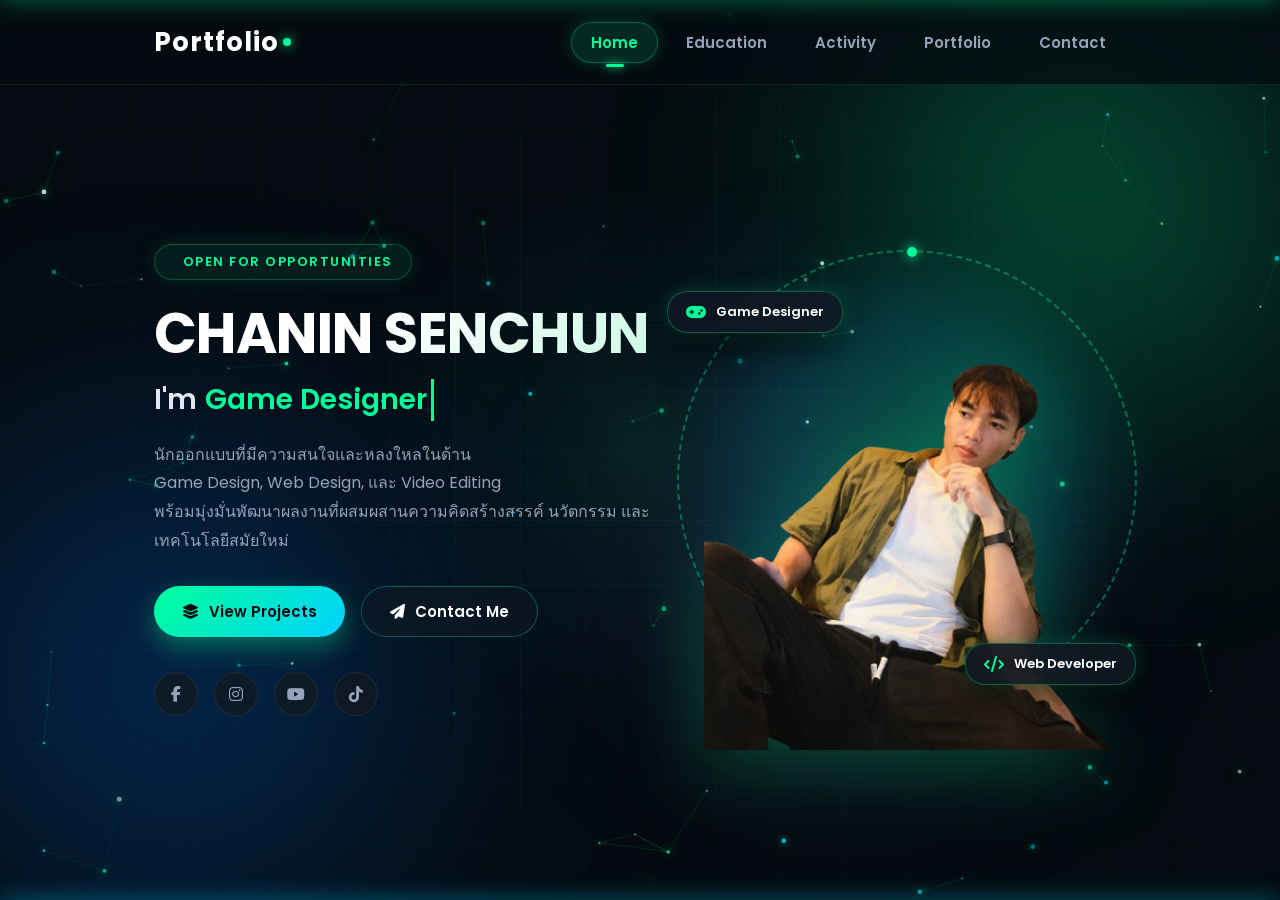
<file: index.html>
<!DOCTYPE html>
<html lang="th">
<head>
    <meta charset="UTF-8">
    <meta name="viewport" content="width=device-width, initial-scale=1.0">
    <title>Portfolio | CHANIN SENCHUN</title>

    <!-- Google Fonts -->
    <link href="https://fonts.googleapis.com/css2?family=Poppins:wght@300;400;500;600;700;800&display=swap" rel="stylesheet">

    <!-- Font Awesome Icons -->
    <link rel="stylesheet" href="https://cdnjs.cloudflare.com/ajax/libs/font-awesome/6.5.0/css/all.min.css">

    <!-- Master Stylesheet -->
    <link rel="stylesheet" href="CSS/style.css">
</head>
<body>

    <!-- Header Navigation -->
    <header>
        <a href="index.html" class="logo">
            <span>Portfolio</span><span class="logo-dot"></span>
        </a>

        <nav>
            <a class="active" href="index.html">Home</a>
            <a href="Education.html">Education</a>
            <a href="Activity.html">Activity</a>
            <a href="Portfolio.html">Portfolio</a>
            <a href="Contact.html">Contact</a>
        </nav>
    </header>

    <!-- Home Hero Section -->
    <section class="home">
        <div class="content">
            <div class="hero-badge">
                <span class="pulse-dot"></span>
                <span>OPEN FOR OPPORTUNITIES</span>
            </div>

            <h1>CHANIN SENCHUN</h1>

            <h2>
                <span>I'm</span> <span id="typing"></span>
            </h2>

            <p>
                นักออกแบบที่มีความสนใจและหลงใหลในด้าน<br>
                Game Design, Web Design, และ Video Editing<br>
                พร้อมมุ่งมั่นพัฒนาผลงานที่ผสมผสานความคิดสร้างสรรค์ นวัตกรรม และเทคโนโลยีสมัยใหม่
            </p>

            <div class="hero-actions">
                <a href="Portfolio.html" class="btn btn-primary">
                    <i class="fas fa-layer-group"></i> View Projects
                </a>
                <a href="Contact.html" class="btn btn-secondary">
                    <i class="fas fa-paper-plane"></i> Contact Me
                </a>
            </div>

            <div class="social">
                <a href="#" aria-label="Facebook"><i class="fab fa-facebook-f"></i></a>
                <a href="#" aria-label="Instagram"><i class="fab fa-instagram"></i></a>
                <a href="#" aria-label="YouTube"><i class="fab fa-youtube"></i></a>
                <a href="#" aria-label="TikTok"><i class="fab fa-tiktok"></i></a>
            </div>
        </div>

        <div class="profile">
            <div class="profile-aura"></div>
            <div class="profile-ring"></div>
            
            <div class="floating-badge badge-1">
                <i class="fas fa-gamepad"></i>
                <span>Game Designer</span>
            </div>
            
            <div class="floating-badge badge-2">
                <i class="fas fa-code"></i>
                <span>Web Developer</span>
            </div>

            <img src="img/Home1.png" alt="Chanin Senchun Portrait">
        </div>
    </section>

    <!-- Scripts -->
    <script src="JS/main.js"></script>
    <script src="JS/script.js"></script>
</body>
</html>
</file>
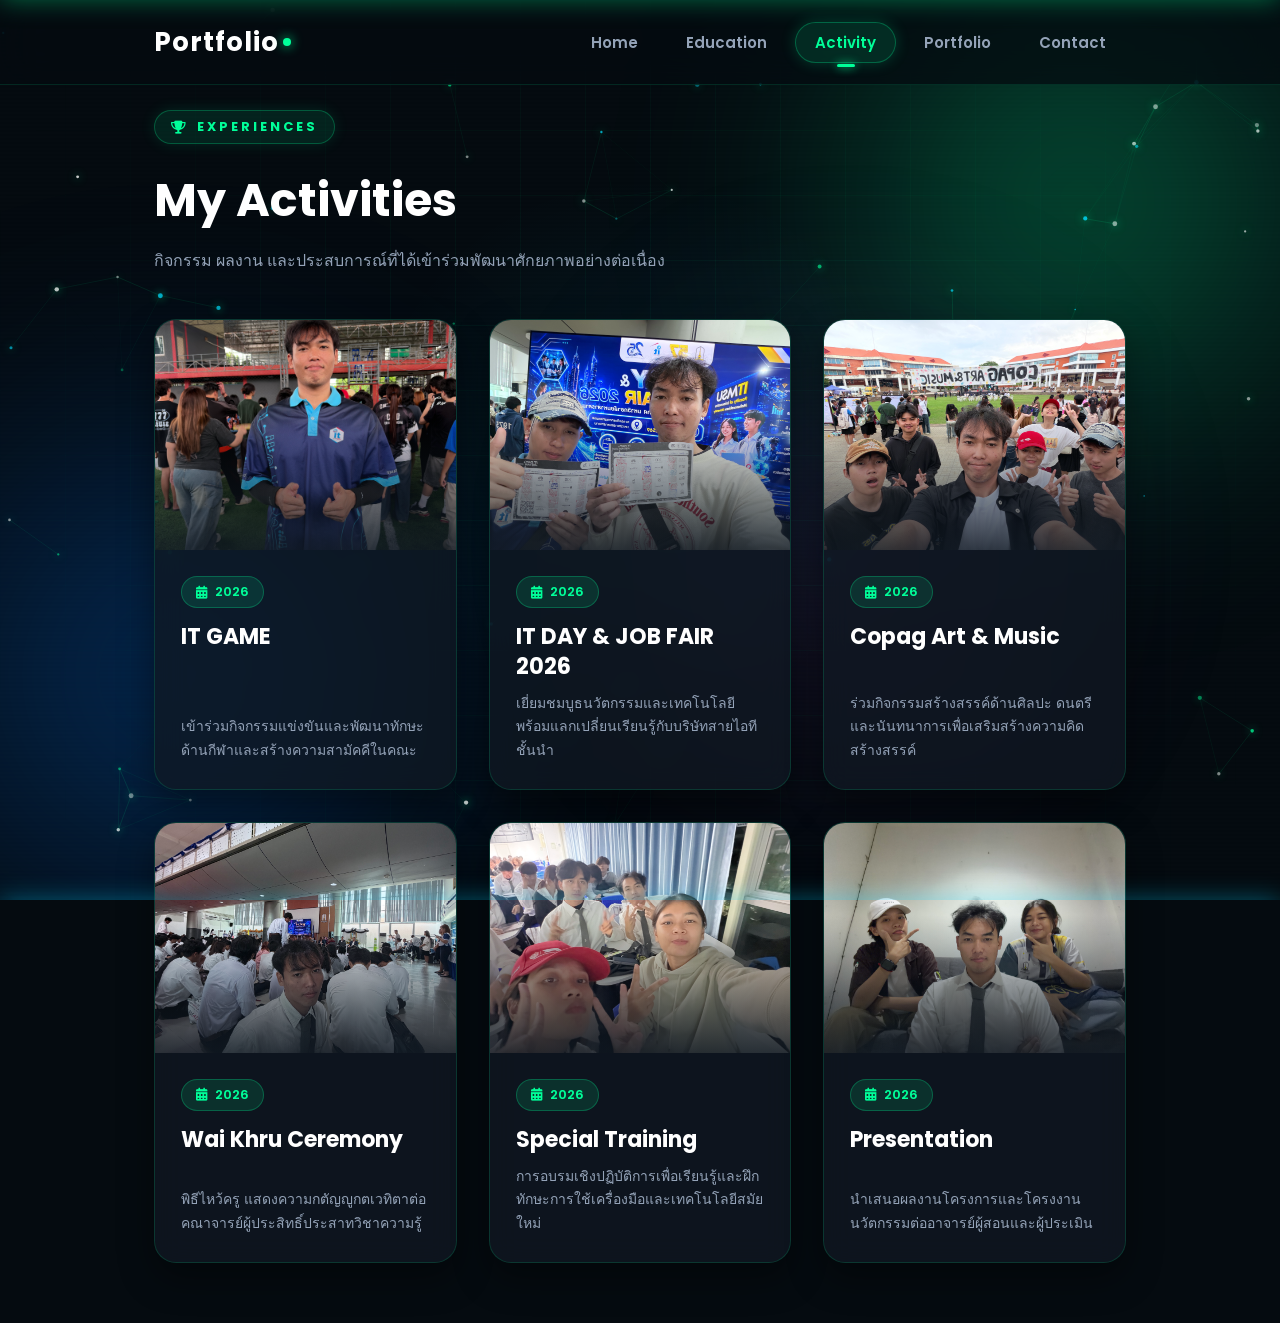
<file: Activity.html>
<!DOCTYPE html>
<html lang="th">
<head>
    <meta charset="UTF-8">
    <meta name="viewport" content="width=device-width, initial-scale=1.0">
    <title>Activity | Portfolio</title>

    <!-- Google Fonts -->
    <link href="https://fonts.googleapis.com/css2?family=Poppins:wght@300;400;500;600;700;800&display=swap" rel="stylesheet">

    <!-- Font Awesome Icons -->
    <link rel="stylesheet" href="https://cdnjs.cloudflare.com/ajax/libs/font-awesome/6.5.0/css/all.min.css">

    <!-- Stylesheets -->
    <link rel="stylesheet" href="CSS/style.css">
    <link rel="stylesheet" href="CSS/Activity.css">
</head>
<body>

    <!-- Header Navigation -->
    <header>
        <a href="index.html" class="logo">
            <span>Portfolio</span><span class="logo-dot"></span>
        </a>

        <nav>
            <a href="index.html">Home</a>
            <a href="Education.html">Education</a>
            <a class="active" href="Activity.html">Activity</a>
            <a href="Portfolio.html">Portfolio</a>
            <a href="Contact.html">Contact</a>
        </nav>
    </header>

    <!-- Activity Section -->
    <section class="activity-page">
        <div class="activity-title">
            <div class="section-badge">
                <i class="fas fa-trophy"></i>
                <span>EXPERIENCES</span>
            </div>
            <h1>My Activities</h1>
            <p>กิจกรรม ผลงาน และประสบการณ์ที่ได้เข้าร่วมพัฒนาศักยภาพอย่างต่อเนื่อง</p>
        </div>

        <div class="activity-grid">
            <!-- Activity Card 1 -->
            <div class="activity-card">
                <div class="activity-image">
                    <img src="img/Activity1.jpg" alt="IT GAME">
                </div>
                <div class="activity-info">
                    <div class="activity-badge">
                        <i class="fas fa-calendar-alt"></i> 2026
                    </div>
                    <h2>IT GAME</h2>
                    <p>เข้าร่วมกิจกรรมแข่งขันและพัฒนาทักษะด้านกีฬาและสร้างความสามัคคีในคณะ</p>
                </div>
            </div>

            <!-- Activity Card 2 -->
            <div class="activity-card">
                <div class="activity-image">
                    <img src="img/Activity2.jpg" alt="IT DAY & JOB FAIR 2026">
                </div>
                <div class="activity-info">
                    <div class="activity-badge">
                        <i class="fas fa-calendar-alt"></i> 2026
                    </div>
                    <h2>IT DAY & JOB FAIR 2026</h2>
                    <p>เยี่ยมชมบูธนวัตกรรมและเทคโนโลยี พร้อมแลกเปลี่ยนเรียนรู้กับบริษัทสายไอทีชั้นนำ</p>
                </div>
            </div>

            <!-- Activity Card 3 -->
            <div class="activity-card">
                <div class="activity-image">
                    <img src="img/Activity3.jpg" alt="Copag Art & Music">
                </div>
                <div class="activity-info">
                    <div class="activity-badge">
                        <i class="fas fa-calendar-alt"></i> 2026
                    </div>
                    <h2>Copag Art & Music</h2>
                    <p>ร่วมกิจกรรมสร้างสรรค์ด้านศิลปะ ดนตรี และนันทนาการเพื่อเสริมสร้างความคิดสร้างสรรค์</p>
                </div>
            </div>

            <!-- Activity Card 4 -->
            <div class="activity-card">
                <div class="activity-image">
                    <img src="img/Activity4.jpg" alt="Wai Khru Ceremony">
                </div>
                <div class="activity-info">
                    <div class="activity-badge">
                        <i class="fas fa-calendar-alt"></i> 2026
                    </div>
                    <h2>Wai Khru Ceremony</h2>
                    <p>พิธีไหว้ครู แสดงความกตัญญูกตเวทิตาต่อคณาจารย์ผู้ประสิทธิ์ประสาทวิชาความรู้</p>
                </div>
            </div>

            <!-- Activity Card 5 -->
            <div class="activity-card">
                <div class="activity-image">
                    <img src="img/Activity5.jpg" alt="Special Training">
                </div>
                <div class="activity-info">
                    <div class="activity-badge">
                        <i class="fas fa-calendar-alt"></i> 2026
                    </div>
                    <h2>Special Training</h2>
                    <p>การอบรมเชิงปฏิบัติการเพื่อเรียนรู้และฝึกทักษะการใช้เครื่องมือและเทคโนโลยีสมัยใหม่</p>
                </div>
            </div>

            <!-- Activity Card 6 -->
            <div class="activity-card">
                <div class="activity-image">
                    <img src="img/Activity6.jpg" alt="Final Presentation">
                </div>
                <div class="activity-info">
                    <div class="activity-badge">
                        <i class="fas fa-calendar-alt"></i> 2026
                    </div>
                    <h2>Presentation</h2>
                    <p>นำเสนอผลงานโครงการและโครงงานนวัตกรรมต่ออาจารย์ผู้สอนและผู้ประเมิน</p>
                </div>
            </div>
        </div>
    </section>

    <!-- Scripts -->
    <script src="JS/main.js"></script>
    <script src="JS/Activity.js"></script>
</body>
</html>
</file>
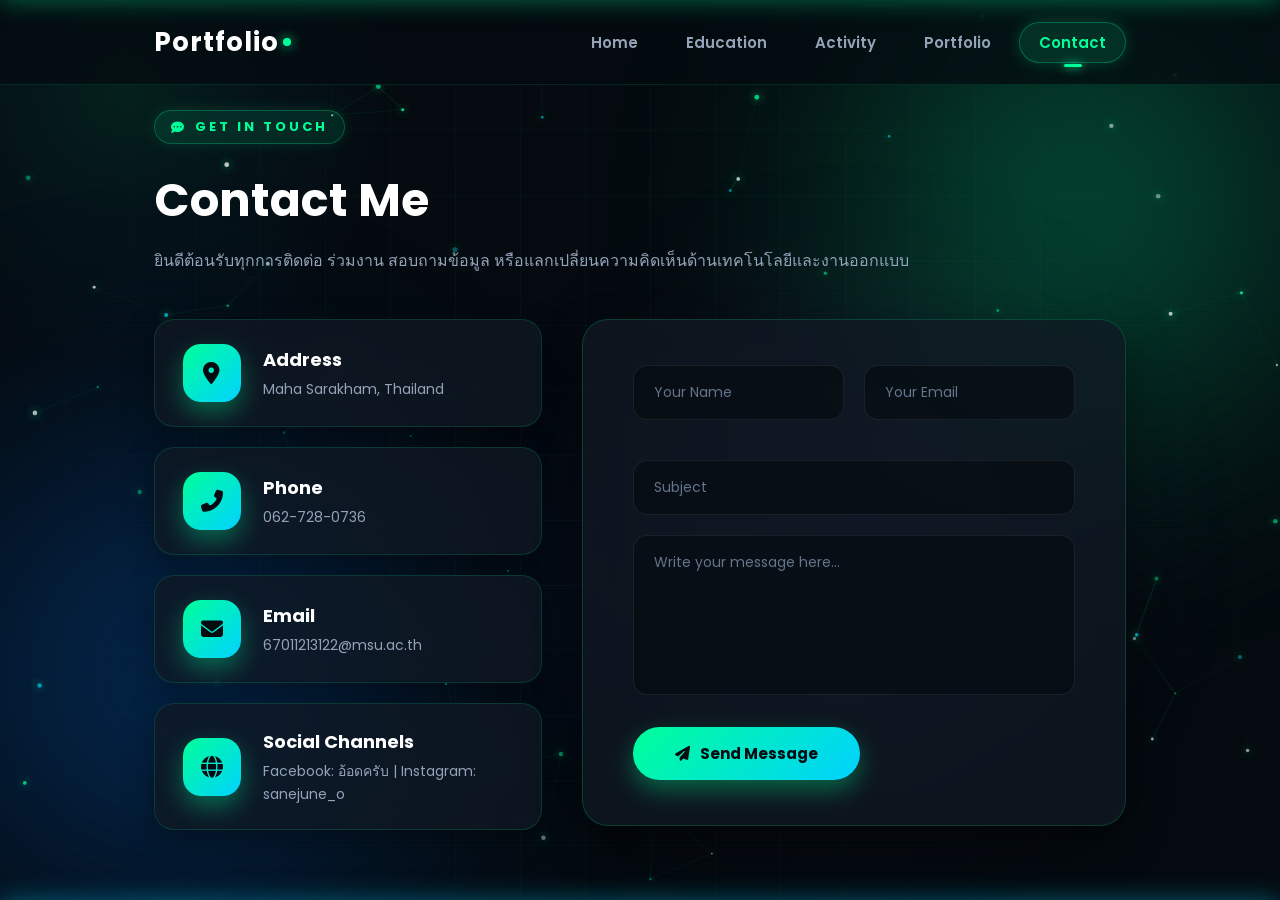
<file: Contact.html>
<!DOCTYPE html>
<html lang="th">
<head>
    <meta charset="UTF-8">
    <meta name="viewport" content="width=device-width, initial-scale=1.0">
    <title>Contact | Portfolio</title>

    <!-- Google Fonts -->
    <link href="https://fonts.googleapis.com/css2?family=Poppins:wght@300;400;500;600;700;800&display=swap" rel="stylesheet">

    <!-- Font Awesome Icons -->
    <link rel="stylesheet" href="https://cdnjs.cloudflare.com/ajax/libs/font-awesome/6.5.0/css/all.min.css">

    <!-- Stylesheets -->
    <link rel="stylesheet" href="CSS/style.css">
    <link rel="stylesheet" href="CSS/Contact.css">
</head>
<body>

    <!-- Header Navigation -->
    <header>
        <a href="index.html" class="logo">
            <span>Portfolio</span><span class="logo-dot"></span>
        </a>

        <nav>
            <a href="index.html">Home</a>
            <a href="Education.html">Education</a>
            <a href="Activity.html">Activity</a>
            <a href="Portfolio.html">Portfolio</a>
            <a class="active" href="Contact.html">Contact</a>
        </nav>
    </header>

    <!-- Contact Section -->
    <section class="contact-page">
        <div class="contact-title">
            <div class="section-badge">
                <i class="fas fa-comment-dots"></i>
                <span>GET IN TOUCH</span>
            </div>
            <h1>Contact Me</h1>
            <p>ยินดีต้อนรับทุกการติดต่อ ร่วมงาน สอบถามข้อมูล หรือแลกเปลี่ยนความคิดเห็นด้านเทคโนโลยีและงานออกแบบ</p>
        </div>

        <div class="contact-container">
            <!-- Contact Info Cards -->
            <div class="contact-info">
                <!-- Location -->
                <div class="contact-card">
                    <div class="icon">
                        <i class="fas fa-map-marker-alt"></i>
                    </div>
                    <div>
                        <h3>Address</h3>
                        <p>Maha Sarakham, Thailand</p>
                    </div>
                </div>

                <!-- Phone -->
                <div class="contact-card">
                    <div class="icon">
                        <i class="fas fa-phone-alt"></i>
                    </div>
                    <div>
                        <h3>Phone</h3>
                        <p>062-728-0736</p>
                    </div>
                </div>

                <!-- Email -->
                <div class="contact-card">
                    <div class="icon">
                        <i class="fas fa-envelope"></i>
                    </div>
                    <div>
                        <h3>Email</h3>
                        <p>67011213122@msu.ac.th</p>
                    </div>
                </div>

                <!-- Social -->
                <div class="contact-card">
                    <div class="icon">
                        <i class="fas fa-globe"></i>
                    </div>
                    <div>
                        <h3>Social Channels</h3>
                        <p>Facebook: อ้อดครับ | Instagram: sanejune_o</p>
                    </div>
                </div>
            </div>

            <!-- Contact Form -->
            <div class="contact-form">
                <form id="contactForm">
                    <div class="input-group">
                        <input type="text" placeholder="Your Name" required>
                        <input type="email" placeholder="Your Email" required>
                    </div>

                    <input type="text" placeholder="Subject" required>

                    <textarea placeholder="Write your message here..." required></textarea>

                    <button type="submit">
                        <i class="fas fa-paper-plane"></i> Send Message
                    </button>
                </form>
            </div>
        </div>
    </section>

    <!-- Scripts -->
    <script src="JS/main.js"></script>
    <script src="JS/Contact.js"></script>
</body>
</html>
</file>
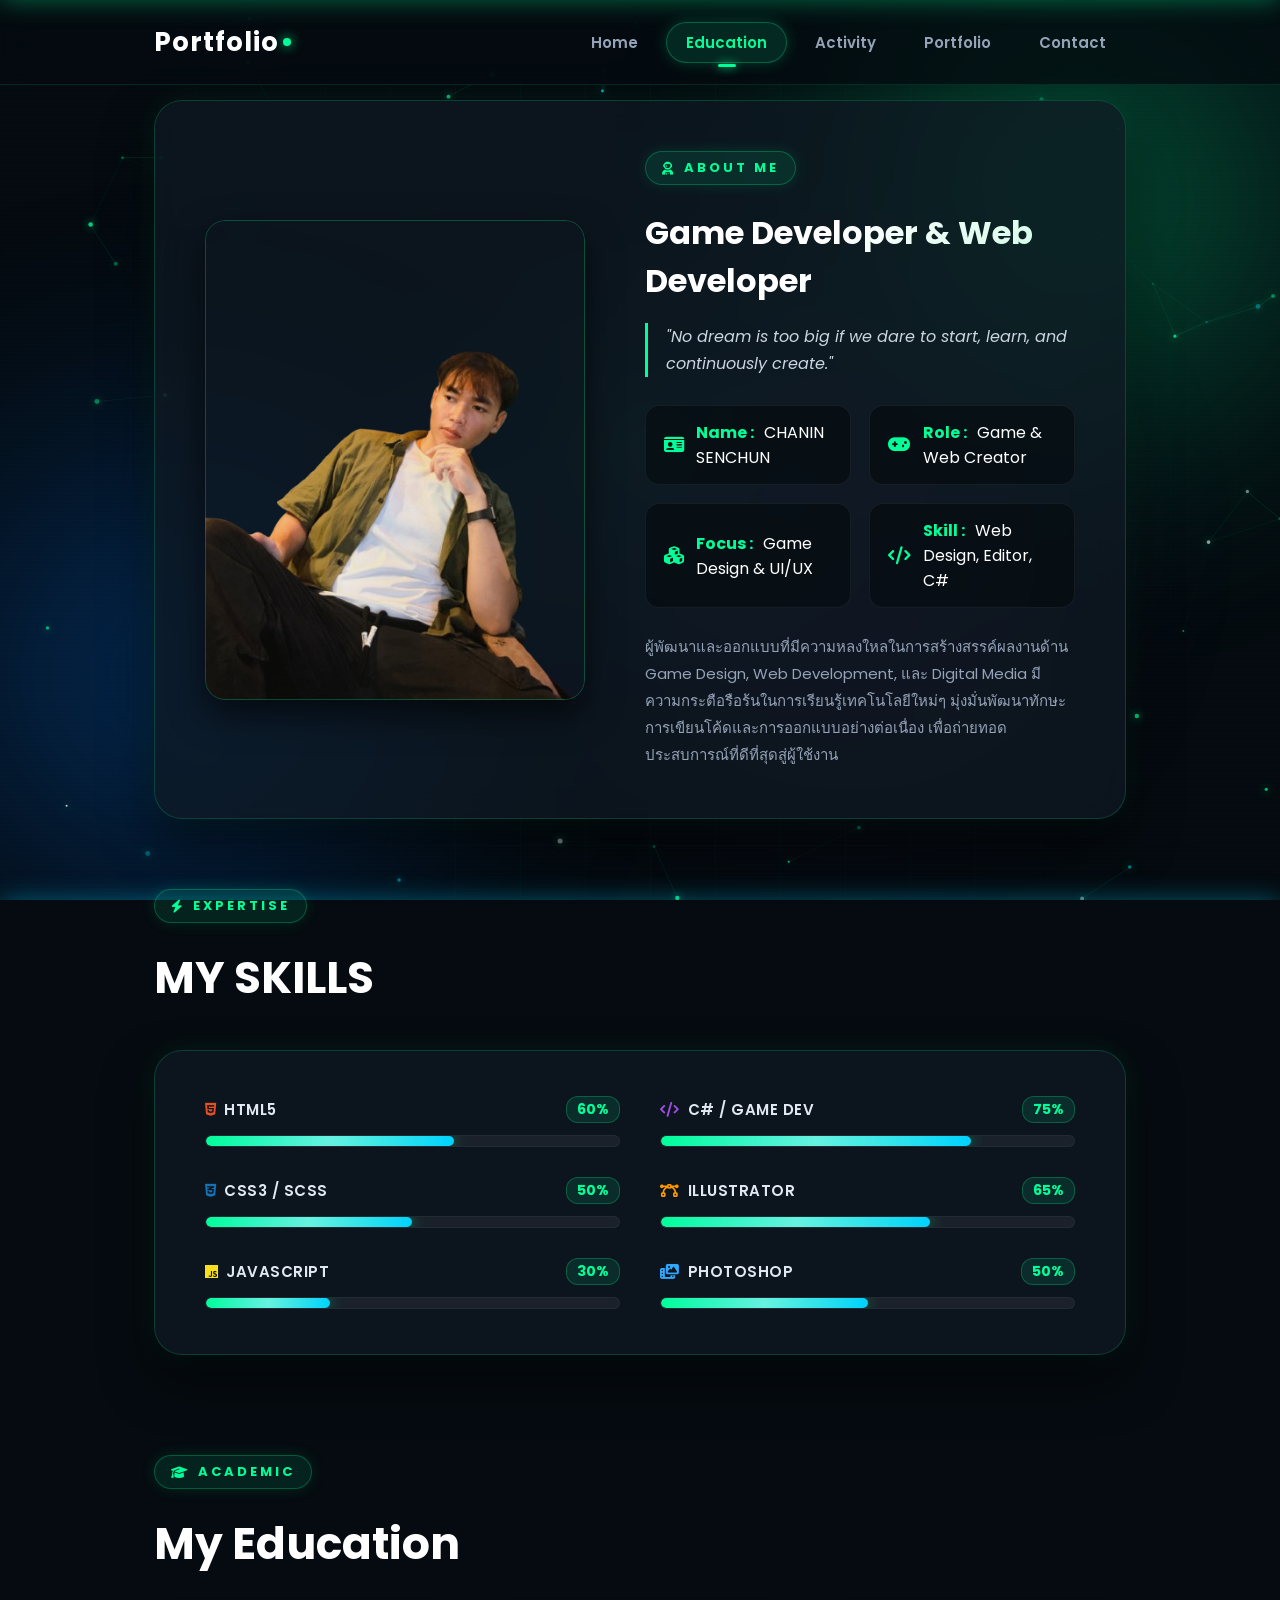
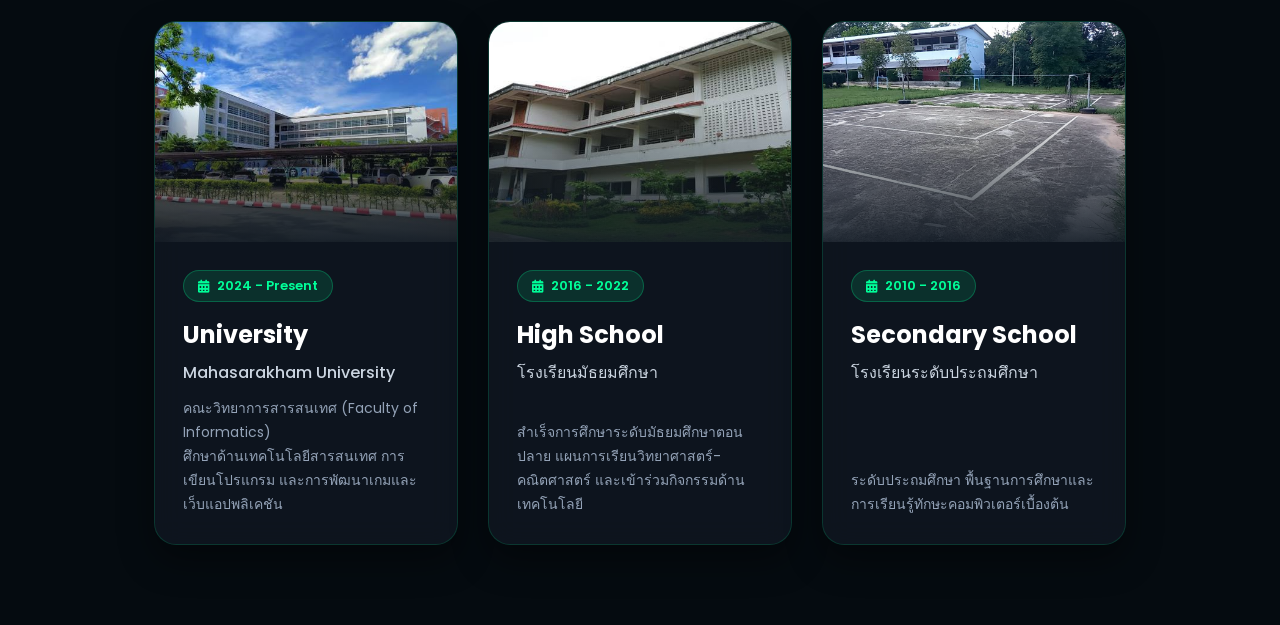
<file: Education.html>
<!DOCTYPE html>
<html lang="th">
<head>
    <meta charset="UTF-8">
    <meta name="viewport" content="width=device-width, initial-scale=1.0">
    <title>Education & About | Portfolio</title>

    <!-- Google Fonts -->
    <link href="https://fonts.googleapis.com/css2?family=Poppins:wght@300;400;500;600;700;800&display=swap" rel="stylesheet">

    <!-- Font Awesome Icons -->
    <link rel="stylesheet" href="https://cdnjs.cloudflare.com/ajax/libs/font-awesome/6.5.0/css/all.min.css">

    <!-- Stylesheets -->
    <link rel="stylesheet" href="CSS/style.css">
    <link rel="stylesheet" href="CSS/Education.css">
    <link rel="stylesheet" href="CSS/skills.css">
</head>
<body>

    <!-- Header Navigation -->
    <header>
        <a href="index.html" class="logo">
            <span>Portfolio</span><span class="logo-dot"></span>
        </a>

        <nav>
            <a href="index.html">Home</a>
            <a class="active" href="Education.html">Education</a>
            <a href="Activity.html">Activity</a>
            <a href="Portfolio.html">Portfolio</a>
            <a href="Contact.html">Contact</a>
        </nav>
    </header>

    <!-- ================= ABOUT SECTION ================= -->
    <section class="about">
        <div class="about-card-container">
            <div class="about-image">
                <img src="img/Home1.png" alt="Chanin Senchun">
            </div>

            <div class="about-info">
                <div class="section-badge">
                    <i class="fas fa-user-astronaut"></i>
                    <span>ABOUT ME</span>
                </div>

                <h2>Game Developer & Web Developer</h2>

                <p class="quote">
                    "No dream is too big if we dare to start, learn, and continuously create."
                </p>

                <div class="detail">
                    <div class="detail-item">
                        <i class="fas fa-id-card"></i>
                        <span><b>Name :</b> CHANIN SENCHUN</span>
                    </div>

                    <div class="detail-item">
                        <i class="fas fa-gamepad"></i>
                        <span><b>Role :</b> Game & Web Creator</span>
                    </div>

                    <div class="detail-item">
                        <i class="fas fa-cubes"></i>
                        <span><b>Focus :</b> Game Design & UI/UX</span>
                    </div>

                    <div class="detail-item">
                        <i class="fas fa-code"></i>
                        <span><b>Skill :</b> Web Design, Editor, C#</span>
                    </div>
                </div>

                <p class="desc">
                    ผู้พัฒนาและออกแบบที่มีความหลงใหลในการสร้างสรรค์ผลงานด้าน Game Design, Web Development, และ Digital Media
                    มีความกระตือรือร้นในการเรียนรู้เทคโนโลยีใหม่ๆ มุ่งมั่นพัฒนาทักษะการเขียนโค้ดและการออกแบบอย่างต่อเนื่อง
                    เพื่อถ่ายทอดประสบการณ์ที่ดีที่สุดสู่ผู้ใช้งาน
                </p>
            </div>
        </div>
    </section>

    <!-- ================= SKILLS SECTION ================= -->
    <section class="skills-section">
        <div class="skills-header">
            <div class="section-badge">
                <i class="fas fa-bolt"></i>
                <span>EXPERTISE</span>
            </div>
            <h1>MY SKILLS</h1>
        </div>

        <div class="skills-wrapper">
            <div class="skills-column">
                <div class="skill-item">
                    <div class="skill-title">
                        <span><i class="fab fa-html5" style="color:#e34f26"></i> HTML5</span>
                        <span>60%</span>
                    </div>
                    <div class="skill-bar">
                        <div class="skill-progress html"></div>
                    </div>
                </div>

                <div class="skill-item">
                    <div class="skill-title">
                        <span><i class="fab fa-css3-alt" style="color:#1572b6"></i> CSS3 / SCSS</span>
                        <span>50%</span>
                    </div>
                    <div class="skill-bar">
                        <div class="skill-progress css"></div>
                    </div>
                </div>

                <div class="skill-item">
                    <div class="skill-title">
                        <span><i class="fab fa-js" style="color:#f7df1e"></i> JAVASCRIPT</span>
                        <span>30%</span>
                    </div>
                    <div class="skill-bar">
                        <div class="skill-progress javascript"></div>
                    </div>
                </div>
            </div>

            <div class="skills-column">
                <div class="skill-item">
                    <div class="skill-title">
                        <span><i class="fas fa-code" style="color:#9d4edd"></i> C# / GAME DEV</span>
                        <span>75%</span>
                    </div>
                    <div class="skill-bar">
                        <div class="skill-progress csharp"></div>
                    </div>
                </div>

                <div class="skill-item">
                    <div class="skill-title">
                        <span><i class="fas fa-bezier-curve" style="color:#ff9a00"></i> ILLUSTRATOR</span>
                        <span>65%</span>
                    </div>
                    <div class="skill-bar">
                        <div class="skill-progress illustrator"></div>
                    </div>
                </div>

                <div class="skill-item">
                    <div class="skill-title">
                        <span><i class="fas fa-photo-video" style="color:#31a8ff"></i> PHOTOSHOP</span>
                        <span>50%</span>
                    </div>
                    <div class="skill-bar">
                        <div class="skill-progress photoshop"></div>
                    </div>
                </div>
            </div>
        </div>
    </section>

    <!-- ================= EDUCATION SECTION ================= -->
    <section class="education">
        <div class="education-title">
            <div class="section-badge">
                <i class="fas fa-graduation-cap"></i>
                <span>ACADEMIC</span>
            </div>
            <h1>My Education</h1>
        </div>

        <div class="education-content">
            <!-- University -->
            <div class="edu-card">
                <div class="edu-image">
                    <img src="img/Msu.jpg" alt="Mahasarakham University">
                </div>
                <div class="edu-info">
                    <div class="edu-badge">
                        <i class="fas fa-calendar-alt"></i> 2024 - Present
                    </div>
                    <h2>University</h2>
                    <h3>Mahasarakham University</h3>
                    <p>
                        คณะวิทยาการสารสนเทศ (Faculty of Informatics)<br>
                        ศึกษาด้านเทคโนโลยีสารสนเทศ การเขียนโปรแกรม และการพัฒนาเกมและเว็บแอปพลิเคชัน
                    </p>
                </div>
            </div>

            <!-- High School -->
            <div class="edu-card">
                <div class="edu-image">
                    <img src="img/patub.jpg" alt="High School">
                </div>
                <div class="edu-info">
                    <div class="edu-badge">
                        <i class="fas fa-calendar-alt"></i> 2016 - 2022
                    </div>
                    <h2>High School</h2>
                    <h3>โรงเรียนมัธยมศึกษา</h3>
                    <p>
                        สำเร็จการศึกษาระดับมัธยมศึกษาตอนปลาย แผนการเรียนวิทยาศาสตร์-คณิตศาสตร์ และเข้าร่วมกิจกรรมด้านเทคโนโลยี
                    </p>
                </div>
            </div>

            <!-- Secondary School -->
            <div class="edu-card">
                <div class="edu-image">
                    <img src="img/nanoy.jpg" alt="Secondary School">
                </div>
                <div class="edu-info">
                    <div class="edu-badge">
                        <i class="fas fa-calendar-alt"></i> 2010 - 2016
                    </div>
                    <h2>Secondary School</h2>
                    <h3>โรงเรียนระดับประถมศึกษา</h3>
                    <p>
                        ระดับประถมศึกษา พื้นฐานการศึกษาและการเรียนรู้ทักษะคอมพิวเตอร์เบื้องต้น
                    </p>
                </div>
            </div>
        </div>
    </section>

    <!-- Scripts -->
    <script src="JS/main.js"></script>
    <script src="JS/Education.js"></script>
    <script src="JS/skills.js"></script>
</body>
</html>
</file>
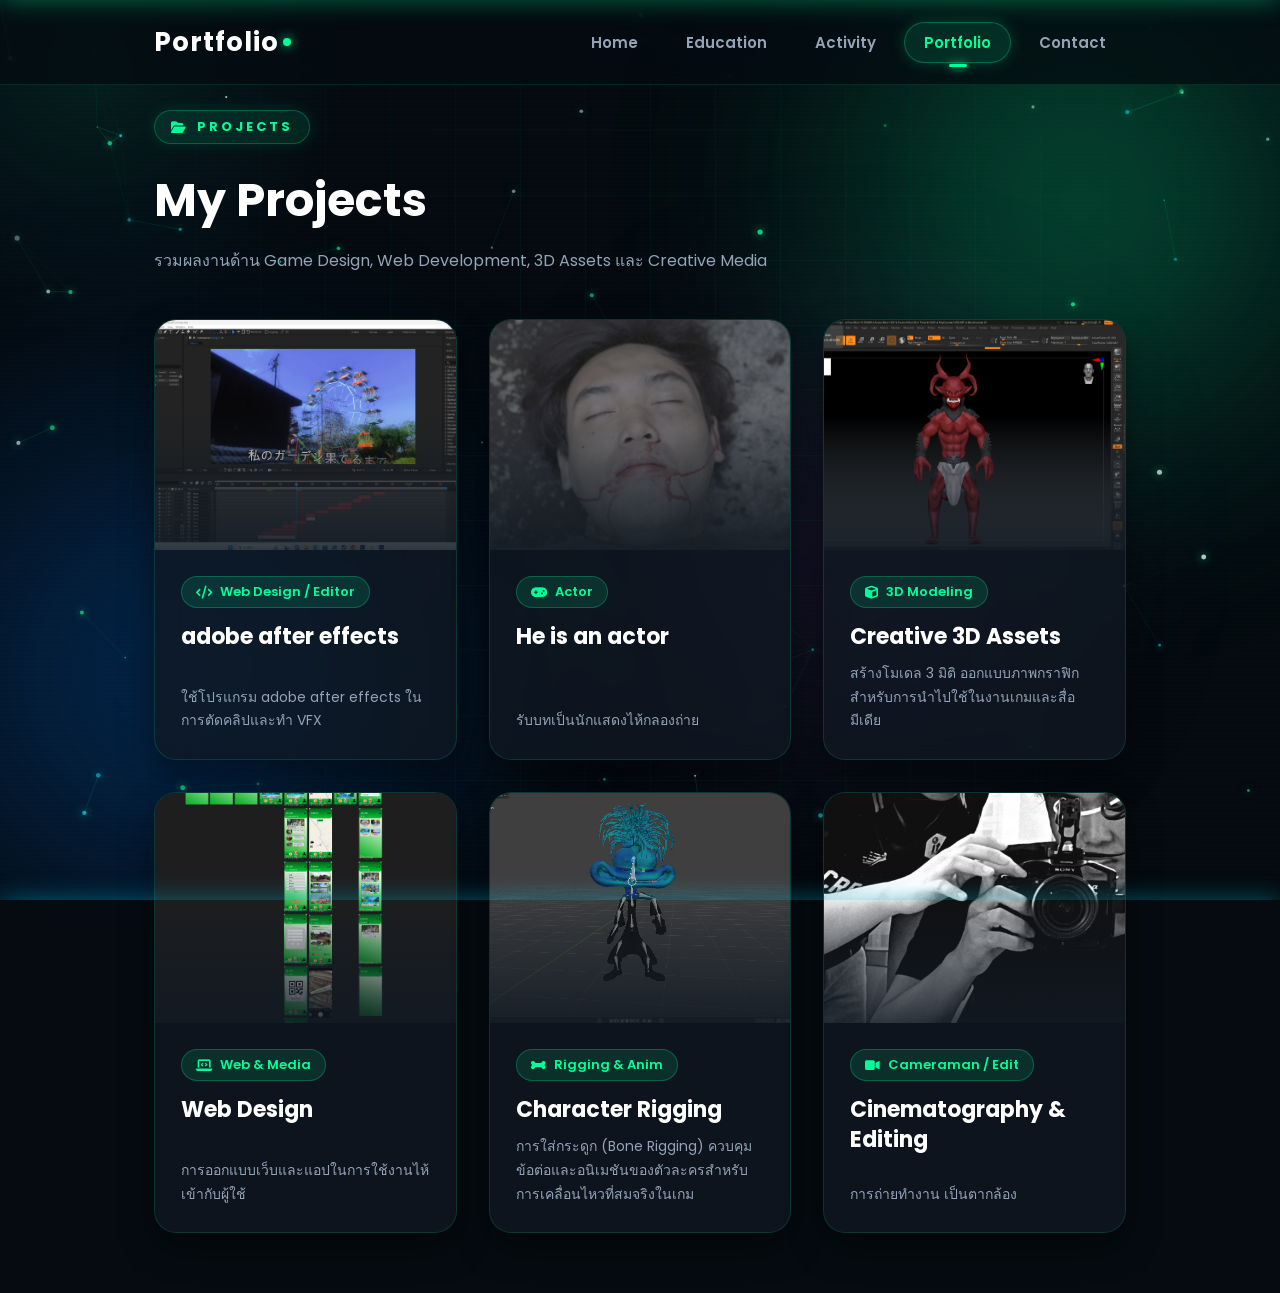
<file: Portfolio.html>
<!DOCTYPE html>
<html lang="th">
<head>
    <meta charset="UTF-8">
    <meta name="viewport" content="width=device-width, initial-scale=1.0">
    <title>Portfolio | CHANIN SENCHUN</title>

    <!-- Google Fonts -->
    <link href="https://fonts.googleapis.com/css2?family=Poppins:wght@300;400;500;600;700;800&display=swap" rel="stylesheet">

    <!-- Font Awesome Icons -->
    <link rel="stylesheet" href="https://cdnjs.cloudflare.com/ajax/libs/font-awesome/6.5.0/css/all.min.css">

    <!-- Stylesheets -->
    <link rel="stylesheet" href="CSS/style.css">
    <link rel="stylesheet" href="CSS/Portfolio.css">
</head>
<body>

    <!-- Header Navigation -->
    <header>
        <a href="index.html" class="logo">
            <span>Portfolio</span><span class="logo-dot"></span>
        </a>

        <nav>
            <a href="index.html">Home</a>
            <a href="Education.html">Education</a>
            <a href="Activity.html">Activity</a>
            <a class="active" href="Portfolio.html">Portfolio</a>
            <a href="Contact.html">Contact</a>
        </nav>
    </header>

    <!-- Portfolio Section -->
    <section class="portfolio-page">
        <div class="portfolio-title">
            <div class="section-badge">
                <i class="fas fa-folder-open"></i>
                <span>PROJECTS</span>
            </div>
            <h1>My Projects</h1>
            <p>รวมผลงานด้าน Game Design, Web Development, 3D Assets และ Creative Media</p>
        </div>

        <div class="portfolio-grid">
            <!-- Project 1 -->
            <div class="portfolio-card">
                <div class="portfolio-image">
                    <img src="img/Portfolio1.png" alt="Portfolio Website">
                </div>
                <div class="portfolio-info">
                    <div class="portfolio-badge">
                        <i class="fas fa-code"></i> Web Design / Editor
                    </div>
                    <h2>adobe after effects </h2>
                    <p>ใช้โปรแกรม adobe after effects ในการตัดคลิปและทำ VFX</p>
                </div>
            </div>

            <!-- Project 2 -->
            <div class="portfolio-card">
                <div class="portfolio-image">
                    <img src="img/Portfolio2.png" alt="Game Project">
                </div>
                <div class="portfolio-info">
                    <div class="portfolio-badge">
                        <i class="fas fa-gamepad"></i> Actor
                    </div>
                    <h2>He is an actor</h2>
                    <p>รับบทเป็นนักแสดงไห้กลองถ่าย</p>
                </div>
            </div>

            <!-- Project 3 -->
            <div class="portfolio-card">
                <div class="portfolio-image">
                    <img src="img/Portfolio3.png" alt="3D Model & Assets">
                </div>
                <div class="portfolio-info">
                    <div class="portfolio-badge">
                        <i class="fas fa-cube"></i> 3D Modeling
                    </div>
                    <h2>Creative 3D Assets</h2>
                    <p>สร้างโมเดล 3 มิติ ออกแบบภาพกราฟิกสำหรับการนำไปใช้ในงานเกมและสื่อมีเดีย</p>
                </div>
            </div>

            <!-- Project 4 -->
            <div class="portfolio-card">
                <div class="portfolio-image">
                    <img src="img/Portfolio4.png" alt="Video Editing & Web">
                </div>
                <div class="portfolio-info">
                    <div class="portfolio-badge">
                        <i class="fas fa-laptop-code"></i> Web & Media
                    </div>
                    <h2>Web Design</h2>
                    <p>การออกแบบเว็บและแอปในการใช้งานไห้เข้ากับผู้ใช้</p>
                </div>
            </div>

            <!-- Project 5 -->
            <div class="portfolio-card">
                <div class="portfolio-image">
                    <img src="img/Portfolio5.png" alt="Character Rigging">
                </div>
                <div class="portfolio-info">
                    <div class="portfolio-badge">
                        <i class="fas fa-bone"></i> Rigging & Anim
                    </div>
                    <h2>Character Rigging</h2>
                    <p>การใส่กระดูก (Bone Rigging) ควบคุมข้อต่อและอนิเมชันของตัวละครสำหรับการเคลื่อนไหวที่สมจริงในเกม</p>
                </div>
            </div>

            <!-- Project 6 -->
            <div class="portfolio-card">
                <div class="portfolio-image">
                    <img src="img/Portfolio6.jpg" alt="Cinematography">
                </div>
                <div class="portfolio-info">
                    <div class="portfolio-badge">
                        <i class="fas fa-video"></i> Cameraman / Edit
                    </div>
                    <h2>Cinematography & Editing</h2>
                    <p>การถ่ายทำงาน เป็นตากล้อง</p>
                </div>
            </div>
        </div>
    </section>

    <!-- Scripts -->
    <script src="JS/main.js"></script>
    <script src="JS/Portfolio.js"></script>
</body>
</html>
</file>
<file: CSS/style.css>
/* ==========================================================================
   PORTFOLIO - MASTER STYLESHEET
   Cyberpunk / Futuristic Dark Theme with Neon Accents
   ========================================================================== */

:root {
    --primary: #00ff99;
    --primary-glow: rgba(0, 255, 153, 0.4);
    --secondary: #00d2ff;
    --secondary-glow: rgba(0, 210, 255, 0.35);
    --purple: #9d4edd;
    --purple-glow: rgba(157, 78, 221, 0.3);
    --bg-dark: #050b10;
    --bg-surface: #0b131c;
    --card-bg: rgba(16, 25, 35, 0.75);
    --card-border: rgba(0, 255, 153, 0.15);
    --card-hover-border: rgba(0, 255, 153, 0.55);
    --text-white: #ffffff;
    --text-muted: #94a3b8;
    --font-main: 'Poppins', sans-serif;
}

* {
    margin: 0;
    padding: 0;
    box-sizing: border-box;
    font-family: var(--font-main);
}

html {
    scroll-behavior: smooth;
}

body {
    background: var(--bg-dark);
    color: var(--text-white);
    overflow-x: hidden;
    overflow-y: auto;
    position: relative;
    min-height: 100vh;
    transition: opacity 0.35s ease, transform 0.35s ease;
}

body.page-leaving {
    opacity: 0.15;
    transform: scale(0.985);
}

/* Custom Cyber Scrollbar */
::-webkit-scrollbar {
    width: 8px;
}
::-webkit-scrollbar-track {
    background: #03070a;
}
::-webkit-scrollbar-thumb {
    background: linear-gradient(180deg, var(--primary), var(--secondary));
    border-radius: 4px;
}
::-webkit-scrollbar-thumb:hover {
    background: var(--primary);
    box-shadow: 0 0 12px var(--primary);
}

/* ==========================================================================
   PAGE TRANSITION OVERLAY
   ========================================================================== */
.page-curtain {
    position: fixed;
    inset: 0;
    z-index: 999999;
    pointer-events: none;
    display: flex;
    flex-direction: column;
    overflow: hidden;
}

.curtain-panel {
    position: absolute;
    left: 0;
    width: 100%;
    height: 51%;
    background: #04090d;
    z-index: 2;
    transition: transform 0.45s cubic-bezier(0.77, 0, 0.175, 1);
    will-change: transform;
}

.curtain-top {
    top: 0;
    transform-origin: top;
    border-bottom: 2px solid var(--primary);
    box-shadow: 0 4px 25px rgba(0, 255, 153, 0.4);
}

.curtain-bottom {
    bottom: 0;
    transform-origin: bottom;
    border-top: 2px solid var(--secondary);
    box-shadow: 0 -4px 25px rgba(0, 210, 255, 0.4);
}

.curtain-laser {
    position: fixed;
    top: 0;
    left: 0;
    height: 3px;
    width: 0%;
    background: linear-gradient(90deg, var(--primary), var(--secondary), #ffffff);
    box-shadow: 0 0 15px var(--primary), 0 0 30px var(--secondary);
    z-index: 1000000;
    transition: width 0.38s cubic-bezier(0.4, 0, 0.2, 1);
    will-change: width;
}

.curtain-content {
    position: absolute;
    inset: 0;
    display: flex;
    align-items: center;
    justify-content: center;
    z-index: 3;
    opacity: 0;
    transition: opacity 0.25s ease;
    pointer-events: none;
}

.curtain-hud {
    display: flex;
    flex-direction: column;
    align-items: center;
    gap: 16px;
}

.curtain-spinner {
    width: 52px;
    height: 52px;
    border: 3px solid rgba(0, 255, 153, 0.15);
    border-top-color: var(--primary);
    border-right-color: var(--secondary);
    border-radius: 50%;
    animation: curtainSpin 0.7s linear infinite;
    box-shadow: 0 0 20px rgba(0, 255, 153, 0.3);
}

.curtain-badge {
    font-size: 13px;
    font-weight: 700;
    letter-spacing: 5px;
    color: var(--primary);
    text-shadow: 0 0 12px rgba(0, 255, 153, 0.7);
}

.curtain-bar {
    width: 150px;
    height: 3px;
    background: rgba(255, 255, 255, 0.1);
    border-radius: 3px;
    overflow: hidden;
    position: relative;
}

.curtain-fill {
    height: 100%;
    width: 60%;
    background: linear-gradient(90deg, var(--primary), var(--secondary));
    border-radius: 3px;
    animation: curtainBarAnim 0.9s ease-in-out infinite alternate;
}

/* Transition States */
.page-curtain.is-entering .curtain-top,
.page-curtain.is-entering .curtain-bottom {
    transform: scaleY(1);
}
.page-curtain.is-entering .curtain-content {
    opacity: 1;
}

.page-curtain.is-opened .curtain-top {
    transform: translateY(-101%);
}
.page-curtain.is-opened .curtain-bottom {
    transform: translateY(101%);
}
.page-curtain.is-opened .curtain-content {
    opacity: 0;
}
.page-curtain.is-opened .curtain-laser {
    width: 100%;
    opacity: 0;
    transition: width 0.35s ease, opacity 0.35s ease 0.2s;
}

.page-curtain.is-exiting {
    pointer-events: auto;
}
.page-curtain.is-exiting .curtain-top,
.page-curtain.is-exiting .curtain-bottom {
    transform: translateY(0);
}
.page-curtain.is-exiting .curtain-content {
    opacity: 1;
    transition: opacity 0.2s ease 0.08s;
}
.page-curtain.is-exiting .curtain-laser {
    width: 100%;
    opacity: 1;
}

/* ==========================================================================
   DYNAMIC BACKGROUND SYSTEM (Canvas + Ambient Orbs + Grid)
   ========================================================================== */
.bg-canvas {
    position: fixed;
    top: 0;
    left: 0;
    width: 100%;
    height: 100%;
    z-index: -1;
    pointer-events: none;
}

.bg-orbs-container {
    position: fixed;
    inset: 0;
    overflow: hidden;
    z-index: -2;
    pointer-events: none;
}

.ambient-orb {
    position: absolute;
    border-radius: 50%;
    filter: blur(120px);
    opacity: 0.38;
    pointer-events: none;
    will-change: transform;
}

.orb-1 {
    width: 700px;
    height: 700px;
    right: -150px;
    top: -150px;
    background: radial-gradient(circle, var(--primary), transparent 65%);
    animation: floatOrb1 16s ease-in-out infinite alternate;
}

.orb-2 {
    width: 750px;
    height: 750px;
    left: -200px;
    bottom: -150px;
    background: radial-gradient(circle, #0077ff, transparent 65%);
    animation: floatOrb2 22s ease-in-out infinite alternate;
}

.orb-3 {
    width: 550px;
    height: 550px;
    left: 45%;
    top: 30%;
    background: radial-gradient(circle, var(--purple), transparent 65%);
    opacity: 0.22;
    animation: floatOrb3 18s ease-in-out infinite alternate;
}

.cyber-grid-overlay {
    position: fixed;
    inset: 0;
    background-image:
        linear-gradient(rgba(0, 255, 153, 0.04) 1px, transparent 1px),
        linear-gradient(90deg, rgba(0, 255, 153, 0.04) 1px, transparent 1px);
    background-size: 65px 65px;
    animation: gridDrift 24s linear infinite;
    z-index: -3;
    pointer-events: none;
    mask-image: radial-gradient(circle at 50% 50%, black 35%, transparent 90%);
    -webkit-mask-image: radial-gradient(circle at 50% 50%, black 35%, transparent 90%);
}

.cyber-scanlines {
    position: fixed;
    inset: 0;
    background: linear-gradient(rgba(18, 16, 16, 0) 50%, rgba(0, 0, 0, 0.2) 50%);
    background-size: 100% 4px;
    z-index: -2;
    opacity: 0.28;
    pointer-events: none;
}

.cursor-spotlight {
    position: fixed;
    top: 0;
    left: 0;
    width: 550px;
    height: 550px;
    margin-left: -275px;
    margin-top: -275px;
    background: radial-gradient(circle, rgba(0, 255, 153, 0.09) 0%, rgba(0, 210, 255, 0.04) 35%, transparent 70%);
    border-radius: 50%;
    pointer-events: none;
    z-index: 0;
    mix-blend-mode: screen;
    will-change: transform;
}

/* ==========================================================================
   HEADER & NAVIGATION
   ========================================================================== */
header {
    height: 85px;
    display: flex;
    align-items: center;
    justify-content: space-between;
    padding: 0 12%;
    position: fixed;
    top: 0;
    left: 0;
    width: 100%;
    z-index: 1000;
    background: rgba(5, 11, 16, 0.75);
    backdrop-filter: blur(20px);
    -webkit-backdrop-filter: blur(20px);
    border-bottom: 1px solid rgba(0, 255, 153, 0.12);
    transition: all 0.3s cubic-bezier(0.4, 0, 0.2, 1);
}

header.header-scrolled {
    height: 72px;
    background: rgba(5, 11, 16, 0.94);
    border-bottom-color: rgba(0, 255, 153, 0.25);
    box-shadow: 0 10px 35px rgba(0, 0, 0, 0.7);
}

.logo {
    font-size: 26px;
    font-weight: 700;
    letter-spacing: 1px;
    display: flex;
    align-items: center;
    gap: 4px;
    color: var(--text-white);
    text-decoration: none;
    cursor: pointer;
    transition: transform 0.3s ease;
}

.logo:hover {
    transform: scale(1.03);
}

.logo-dot {
    width: 8px;
    height: 8px;
    background: var(--primary);
    border-radius: 50%;
    box-shadow: 0 0 12px var(--primary);
    display: inline-block;
    animation: pulseDot 2s infinite ease-in-out;
}

nav {
    display: flex;
    align-items: center;
    gap: 8px;
}

nav a {
    color: var(--text-muted);
    text-decoration: none;
    font-weight: 600;
    font-size: 15px;
    padding: 9px 20px;
    border-radius: 25px;
    position: relative;
    transition: all 0.3s cubic-bezier(0.4, 0, 0.2, 1);
}

nav a:hover {
    color: var(--text-white);
    background: rgba(0, 255, 153, 0.08);
    transform: translateY(-2px);
}

nav a.active {
    color: var(--primary);
    background: rgba(0, 255, 153, 0.12);
    box-shadow: 0 0 15px rgba(0, 255, 153, 0.2), inset 0 0 0 1px rgba(0, 255, 153, 0.28);
}

nav a.active::after {
    content: "";
    position: absolute;
    bottom: -4px;
    left: 50%;
    transform: translateX(-50%);
    width: 18px;
    height: 2.5px;
    background: var(--primary);
    border-radius: 2px;
    box-shadow: 0 0 10px var(--primary);
}

/* Mobile Nav Toggle */
.nav-toggle {
    display: none;
    flex-direction: column;
    justify-content: space-around;
    width: 32px;
    height: 28px;
    background: transparent;
    border: none;
    cursor: pointer;
    padding: 0;
    z-index: 1001;
}

.nav-toggle span {
    width: 100%;
    height: 3px;
    background: var(--primary);
    border-radius: 3px;
    transition: all 0.3s ease;
    box-shadow: 0 0 8px rgba(0, 255, 153, 0.5);
}

/* ==========================================================================
   HOME SECTION
   ========================================================================== */
.home {
    min-height: 100vh;
    padding: 110px 12% 50px;
    display: flex;
    justify-content: space-between;
    align-items: center;
    position: relative;
    z-index: 1;
}

.content {
    max-width: 580px;
    position: relative;
    z-index: 2;
}

.hero-badge {
    display: inline-flex;
    align-items: center;
    gap: 10px;
    padding: 7px 18px;
    border-radius: 30px;
    background: rgba(0, 255, 153, 0.08);
    border: 1px solid rgba(0, 255, 153, 0.25);
    color: var(--primary);
    font-size: 13px;
    font-weight: 600;
    letter-spacing: 1.5px;
    margin-bottom: 22px;
    box-shadow: 0 0 20px rgba(0, 255, 153, 0.12);
}

.content h1 {
    font-size: 56px;
    font-weight: 700;
    line-height: 1.15;
    letter-spacing: -0.5px;
    background: linear-gradient(135deg, #ffffff 40%, #c4f9e0 100%);
    -webkit-background-clip: text;
    -webkit-text-fill-color: transparent;
    margin-bottom: 12px;
}

.content h2 {
    font-size: 28px;
    font-weight: 600;
    color: #e2e8f0;
    margin-bottom: 20px;
    display: flex;
    align-items: center;
    gap: 8px;
}

#typing {
    color: var(--primary);
    border-right: 3px solid var(--primary);
    padding-right: 4px;
    animation: blinkCursor 0.8s infinite;
}

.content p {
    color: var(--text-muted);
    font-size: 16px;
    line-height: 1.8;
    margin-bottom: 30px;
}

.hero-actions {
    display: flex;
    gap: 16px;
    margin-bottom: 35px;
    flex-wrap: wrap;
}

.btn {
    display: inline-flex;
    align-items: center;
    gap: 10px;
    padding: 13px 28px;
    border-radius: 30px;
    font-weight: 600;
    font-size: 15px;
    text-decoration: none;
    cursor: pointer;
    transition: all 0.3s cubic-bezier(0.4, 0, 0.2, 1);
}

.btn-primary {
    background: linear-gradient(135deg, var(--primary), var(--secondary));
    color: #050b10;
    box-shadow: 0 10px 25px rgba(0, 255, 153, 0.35);
    border: none;
}

.btn-primary:hover {
    transform: translateY(-3px);
    box-shadow: 0 15px 35px rgba(0, 255, 153, 0.55);
}

.btn-secondary {
    background: rgba(16, 25, 35, 0.6);
    color: #ffffff;
    border: 1px solid rgba(0, 255, 153, 0.3);
    backdrop-filter: blur(10px);
}

.btn-secondary:hover {
    background: rgba(0, 255, 153, 0.12);
    border-color: var(--primary);
    color: var(--primary);
    transform: translateY(-3px);
    box-shadow: 0 10px 25px rgba(0, 255, 153, 0.2);
}

.social {
    display: flex;
    gap: 16px;
}

.social a {
    width: 44px;
    height: 44px;
    background: rgba(16, 25, 35, 0.85);
    border: 1px solid rgba(255, 255, 255, 0.08);
    border-radius: 50%;
    display: flex;
    align-items: center;
    justify-content: center;
    color: var(--text-muted);
    font-size: 16px;
    text-decoration: none;
    transition: all 0.3s ease;
    backdrop-filter: blur(8px);
}

.social a:hover {
    background: var(--primary);
    color: #050b10;
    border-color: var(--primary);
    transform: translateY(-5px) scale(1.1);
    box-shadow: 0 10px 25px rgba(0, 255, 153, 0.45);
}

/* Profile Visual Area */
.profile {
    width: 520px;
    height: 540px;
    position: relative;
    display: flex;
    align-items: center;
    justify-content: center;
    z-index: 1;
}

.profile-aura {
    position: absolute;
    width: 440px;
    height: 440px;
    border-radius: 50%;
    background: radial-gradient(circle, rgba(0, 255, 153, 0.25) 0%, rgba(0, 210, 255, 0.15) 50%, transparent 70%);
    filter: blur(35px);
    z-index: -1;
    animation: pulseAura 6s ease-in-out infinite alternate;
}

.profile-ring {
    position: absolute;
    width: 460px;
    height: 460px;
    border-radius: 50%;
    border: 2px dashed rgba(0, 255, 153, 0.35);
    z-index: 0;
    animation: rotateRing 32s linear infinite;
}

.profile-ring::before {
    content: "";
    position: absolute;
    top: -5px;
    left: 50%;
    width: 10px;
    height: 10px;
    background: var(--primary);
    border-radius: 50%;
    box-shadow: 0 0 12px var(--primary);
}

.profile img {
    width: 100%;
    height: 100%;
    object-fit: contain;
    filter: drop-shadow(0 15px 40px rgba(0, 255, 153, 0.25));
    animation: heroFloat 5s ease-in-out infinite alternate;
    z-index: 1;
}

.floating-badge {
    position: absolute;
    padding: 10px 18px;
    border-radius: 20px;
    background: rgba(16, 25, 35, 0.88);
    border: 1px solid rgba(0, 255, 153, 0.3);
    backdrop-filter: blur(14px);
    box-shadow: 0 15px 35px rgba(0, 0, 0, 0.6), 0 0 20px rgba(0, 255, 153, 0.2);
    display: flex;
    align-items: center;
    gap: 10px;
    font-size: 13px;
    font-weight: 600;
    color: #ffffff;
    z-index: 3;
    white-space: nowrap;
}

.floating-badge.badge-1 {
    top: 15%;
    left: -20px;
    animation: badgeFloat1 4.5s ease-in-out infinite alternate;
}

.floating-badge.badge-2 {
    bottom: 12%;
    right: -10px;
    animation: badgeFloat2 5s ease-in-out infinite alternate;
}

.floating-badge i {
    color: var(--primary);
    font-size: 16px;
}

/* ==========================================================================
   COMMON PAGE TITLE & SECTION BADGES
   ========================================================================== */
.section-badge {
    display: inline-flex;
    align-items: center;
    gap: 8px;
    padding: 6px 16px;
    border-radius: 20px;
    background: rgba(0, 255, 153, 0.1);
    border: 1px solid rgba(0, 255, 153, 0.25);
    color: var(--primary);
    font-size: 13px;
    font-weight: 700;
    letter-spacing: 3px;
    margin-bottom: 14px;
    box-shadow: 0 0 15px rgba(0, 255, 153, 0.12);
}

/* ==========================================================================
   ANIMATIONS
   ========================================================================== */
@keyframes curtainSpin {
    to { transform: rotate(360deg); }
}

@keyframes curtainBarAnim {
    0% { transform: translateX(-100%); }
    100% { transform: translateX(100%); }
}

@keyframes floatOrb1 {
    0% { transform: translate(0, 0) scale(1); }
    100% { transform: translate(-100px, 90px) scale(1.15); }
}

@keyframes floatOrb2 {
    0% { transform: translate(0, 0) scale(1); }
    100% { transform: translate(90px, -80px) scale(1.2); }
}

@keyframes floatOrb3 {
    0% { transform: translate(0, 0) scale(1); }
    100% { transform: translate(-70px, -60px) scale(1.12); }
}

@keyframes gridDrift {
    0% { transform: translateY(0); }
    100% { transform: translateY(65px); }
}

@keyframes heroFloat {
    0% { transform: translateY(0); }
    100% { transform: translateY(-16px); }
}

@keyframes pulseAura {
    0% { transform: scale(0.9); opacity: 0.25; }
    100% { transform: scale(1.15); opacity: 0.45; }
}

@keyframes rotateRing {
    to { transform: rotate(360deg); }
}

@keyframes badgeFloat1 {
    0% { transform: translateY(0); }
    100% { transform: translateY(-12px); }
}

@keyframes badgeFloat2 {
    0% { transform: translateY(0); }
    100% { transform: translateY(12px); }
}

@keyframes blinkCursor {
    0%, 100% { border-color: var(--primary); }
    50% { border-color: transparent; }
}

@keyframes pulseDot {
    0%, 100% { transform: scale(1); opacity: 1; }
    50% { transform: scale(1.35); opacity: 0.6; }
}

/* ==========================================================================
   RESPONSIVE DESIGN
   ========================================================================== */
@media (max-width: 960px) {
    header {
        padding: 0 6%;
    }

    .nav-toggle {
        display: flex;
    }

    header nav {
        position: fixed;
        top: 80px;
        left: 0;
        width: 100%;
        background: rgba(5, 11, 16, 0.98);
        backdrop-filter: blur(25px);
        -webkit-backdrop-filter: blur(25px);
        border-bottom: 1px solid rgba(0, 255, 153, 0.2);
        flex-direction: column;
        padding: 25px 0;
        gap: 15px;
        transform: translateY(-150%);
        opacity: 0;
        pointer-events: none;
        transition: all 0.4s cubic-bezier(0.4, 0, 0.2, 1);
        box-shadow: 0 20px 40px rgba(0, 0, 0, 0.8);
    }

    header.nav-open nav {
        transform: translateY(0);
        opacity: 1;
        pointer-events: auto;
    }

    header.nav-open .nav-toggle span:nth-child(1) {
        transform: translateY(9px) rotate(45deg);
    }
    header.nav-open .nav-toggle span:nth-child(2) {
        opacity: 0;
    }
    header.nav-open .nav-toggle span:nth-child(3) {
        transform: translateY(-9px) rotate(-45deg);
    }

    .home {
        flex-direction: column-reverse;
        align-items: center;
        text-align: center;
        padding: 110px 6% 60px;
        gap: 50px;
    }

    .content {
        max-width: 100%;
    }

    .content h1 {
        font-size: 42px;
    }

    .content h2 {
        justify-content: center;
        font-size: 24px;
    }

    .hero-actions {
        justify-content: center;
    }

    .social {
        justify-content: center;
    }

    .profile {
        width: 340px;
        height: 360px;
    }

    .profile-aura,
    .profile-ring {
        width: 320px;
        height: 320px;
    }

    .floating-badge {
        font-size: 11px;
        padding: 8px 14px;
    }
    .floating-badge.badge-1 {
        left: -10px;
    }
    .floating-badge.badge-2 {
        right: -10px;
    }
}
</file>
<file: CSS/Activity.css>
/* ==========================================================================
   ACTIVITY PAGE STYLES
   ========================================================================== */

.activity-page {
    padding: 110px 12% 60px;
    position: relative;
    z-index: 1;
}

.activity-title {
    margin-bottom: 45px;
}

.activity-title h1 {
    font-size: 46px;
    font-weight: 700;
    background: linear-gradient(135deg, #ffffff 40%, #c4f9e0 100%);
    -webkit-background-clip: text;
    -webkit-text-fill-color: transparent;
    margin-top: 8px;
    margin-bottom: 12px;
}

.activity-title p {
    color: var(--text-muted);
    font-size: 16px;
    line-height: 1.7;
}

.activity-grid {
    display: grid;
    grid-template-columns: repeat(3, 1fr);
    gap: 32px;
    margin-top: 30px;
}

.activity-card {
    background: rgba(16, 25, 35, 0.75);
    border: 1px solid rgba(0, 255, 153, 0.15);
    border-radius: 22px;
    overflow: hidden;
    backdrop-filter: blur(14px);
    -webkit-backdrop-filter: blur(14px);
    transition: all 0.45s cubic-bezier(0.16, 1, 0.3, 1);
    box-shadow: 0 15px 35px rgba(0, 0, 0, 0.4);
    display: flex;
    flex-direction: column;
}

.activity-card:hover {
    transform: translateY(-10px);
    border-color: rgba(0, 255, 153, 0.5);
    box-shadow: 0 20px 45px rgba(0, 255, 153, 0.2), 0 0 25px rgba(0, 255, 153, 0.12);
}

.activity-image {
    width: 100%;
    height: 230px;
    overflow: hidden;
    position: relative;
}

.activity-image img {
    width: 100%;
    height: 100%;
    object-fit: cover;
    transition: transform 0.6s cubic-bezier(0.16, 1, 0.3, 1);
}

.activity-card:hover .activity-image img {
    transform: scale(1.1);
}

.activity-image::after {
    content: "";
    position: absolute;
    inset: 0;
    background: linear-gradient(to top, rgba(16, 25, 35, 0.85) 0%, transparent 60%);
    pointer-events: none;
}

.activity-info {
    padding: 26px;
    flex: 1;
    display: flex;
    flex-direction: column;
}

.activity-badge {
    align-self: flex-start;
    display: inline-flex;
    align-items: center;
    gap: 8px;
    padding: 5px 14px;
    border-radius: 20px;
    background: rgba(0, 255, 153, 0.12);
    border: 1px solid rgba(0, 255, 153, 0.25);
    color: var(--primary);
    font-size: 13px;
    font-weight: 600;
    margin-bottom: 14px;
}

.activity-info h2 {
    font-size: 22px;
    font-weight: 700;
    color: #ffffff;
    margin-bottom: 10px;
    line-height: 1.35;
}

.activity-info p {
    color: var(--text-muted);
    font-size: 14px;
    line-height: 1.7;
    margin-top: auto;
}

/* Responsive */
@media (max-width: 960px) {
    .activity-page {
        padding: 95px 6% 40px;
    }

    .activity-grid {
        grid-template-columns: 1fr;
        gap: 25px;
    }

    .activity-title h1 {
        font-size: 36px;
    }
}
</file>
<file: CSS/Contact.css>
/* ==========================================================================
   CONTACT PAGE STYLES
   ========================================================================== */

.contact-page {
    padding: 110px 12% 60px;
    position: relative;
    z-index: 1;
}

.contact-title {
    margin-bottom: 45px;
}

.contact-title h1 {
    font-size: 46px;
    font-weight: 700;
    background: linear-gradient(135deg, #ffffff 40%, #c4f9e0 100%);
    -webkit-background-clip: text;
    -webkit-text-fill-color: transparent;
    margin-top: 8px;
    margin-bottom: 12px;
}

.contact-title p {
    color: var(--text-muted);
    font-size: 16px;
    line-height: 1.7;
}

.contact-container {
    display: grid;
    grid-template-columns: 1fr 1.4fr;
    gap: 40px;
    align-items: start;
    margin-top: 30px;
}

/* ==========================================================================
   CONTACT INFO CARDS
   ========================================================================== */
.contact-info {
    display: flex;
    flex-direction: column;
    gap: 20px;
}

.contact-card {
    background: rgba(16, 25, 35, 0.75);
    border: 1px solid rgba(0, 255, 153, 0.15);
    padding: 24px 28px;
    border-radius: 20px;
    display: flex;
    align-items: center;
    gap: 22px;
    backdrop-filter: blur(14px);
    -webkit-backdrop-filter: blur(14px);
    transition: all 0.4s cubic-bezier(0.16, 1, 0.3, 1);
    box-shadow: 0 10px 30px rgba(0, 0, 0, 0.35);
}

.contact-card:hover {
    transform: translateY(-5px);
    border-color: rgba(0, 255, 153, 0.45);
    box-shadow: 0 15px 35px rgba(0, 255, 153, 0.18), 0 0 20px rgba(0, 255, 153, 0.1);
}

.contact-card .icon {
    width: 58px;
    height: 58px;
    background: linear-gradient(135deg, var(--primary), var(--secondary));
    color: #050b10;
    border-radius: 18px;
    display: flex;
    align-items: center;
    justify-content: center;
    font-size: 22px;
    flex-shrink: 0;
    box-shadow: 0 10px 25px rgba(0, 255, 153, 0.35);
    transition: transform 0.4s ease;
}

.contact-card:hover .icon {
    transform: scale(1.1) rotate(5deg);
}

.contact-card h3 {
    font-size: 18px;
    font-weight: 700;
    color: #ffffff;
    margin-bottom: 5px;
}

.contact-card p {
    color: var(--text-muted);
    font-size: 14px;
    line-height: 1.6;
    word-break: break-word;
}

/* ==========================================================================
   CONTACT FORM
   ========================================================================== */
.contact-form {
    background: rgba(16, 25, 35, 0.75);
    border: 1px solid rgba(0, 255, 153, 0.18);
    padding: 45px 50px;
    border-radius: 26px;
    backdrop-filter: blur(16px);
    -webkit-backdrop-filter: blur(16px);
    box-shadow: 0 20px 45px rgba(0, 0, 0, 0.45);
    transition: border-color 0.4s ease, box-shadow 0.4s ease;
}

.contact-form:hover {
    border-color: rgba(0, 255, 153, 0.35);
    box-shadow: 0 25px 55px rgba(0, 0, 0, 0.55), 0 0 25px rgba(0, 255, 153, 0.1);
}

.input-group {
    display: grid;
    grid-template-columns: 1fr 1fr;
    gap: 20px;
    margin-bottom: 20px;
}

input,
textarea {
    width: 100%;
    background: rgba(5, 11, 16, 0.65);
    border: 1px solid rgba(255, 255, 255, 0.08);
    padding: 16px 20px;
    margin-bottom: 20px;
    color: #ffffff;
    font-family: var(--font-main);
    font-size: 14px;
    border-radius: 14px;
    outline: none;
    transition: all 0.3s cubic-bezier(0.4, 0, 0.2, 1);
}

input::placeholder,
textarea::placeholder {
    color: #64748b;
}

input:focus,
textarea:focus {
    border-color: var(--primary);
    background: rgba(5, 11, 16, 0.9);
    box-shadow: 0 0 20px rgba(0, 255, 153, 0.25);
}

textarea {
    height: 160px;
    resize: none;
    margin-bottom: 25px;
}

button[type="submit"] {
    background: linear-gradient(135deg, var(--primary), var(--secondary));
    color: #050b10;
    border: none;
    padding: 15px 42px;
    border-radius: 30px;
    font-weight: 700;
    font-size: 15px;
    cursor: pointer;
    transition: all 0.3s cubic-bezier(0.4, 0, 0.2, 1);
    box-shadow: 0 10px 25px rgba(0, 255, 153, 0.35);
    display: inline-flex;
    align-items: center;
    gap: 10px;
}

button[type="submit"]:hover {
    transform: translateY(-3px);
    box-shadow: 0 15px 35px rgba(0, 255, 153, 0.55);
}

button[type="submit"]:active {
    transform: translateY(0);
}

/* Responsive */
@media (max-width: 960px) {
    .contact-page {
        padding: 95px 6% 40px;
    }

    .contact-container {
        grid-template-columns: 1fr;
        gap: 35px;
    }

    .contact-form {
        padding: 30px 25px;
    }

    .input-group {
        grid-template-columns: 1fr;
        gap: 0;
        margin-bottom: 0;
    }

    .contact-title h1 {
        font-size: 36px;
    }
}
</file>
<file: CSS/Education.css>
/* ==========================================================================
   EDUCATION & ABOUT PAGE STYLES
   ========================================================================== */

/* Page Container Padding for Fixed Header */
.about,
.education {
    padding: 100px 12% 40px;
    position: relative;
    z-index: 1;
}

.education {
    padding-top: 40px;
    padding-bottom: 80px;
}

/* ==========================================================================
   ABOUT SECTION
   ========================================================================== */
.about-card-container {
    background: rgba(16, 25, 35, 0.72);
    border: 1px solid rgba(0, 255, 153, 0.18);
    backdrop-filter: blur(16px);
    -webkit-backdrop-filter: blur(16px);
    border-radius: 28px;
    padding: 50px;
    display: grid;
    grid-template-columns: 380px 1fr;
    gap: 60px;
    align-items: center;
    box-shadow: 0 25px 50px rgba(0, 0, 0, 0.5), 0 0 30px rgba(0, 255, 153, 0.08);
    transition: border-color 0.4s ease, box-shadow 0.4s ease;
}

.about-card-container:hover {
    border-color: rgba(0, 255, 153, 0.35);
    box-shadow: 0 30px 60px rgba(0, 0, 0, 0.6), 0 0 40px rgba(0, 255, 153, 0.14);
}

.about-image {
    position: relative;
    border-radius: 20px;
    overflow: hidden;
    box-shadow: 0 15px 35px rgba(0, 0, 0, 0.6);
}

.about-image img {
    width: 100%;
    height: 480px;
    object-fit: cover;
    display: block;
    border-radius: 20px;
    transition: transform 0.6s cubic-bezier(0.16, 1, 0.3, 1);
    filter: brightness(0.95);
}

.about-image:hover img {
    transform: scale(1.05);
    filter: brightness(1.05);
}

.about-image::after {
    content: "";
    position: absolute;
    inset: 0;
    border-radius: 20px;
    border: 1px solid rgba(0, 255, 153, 0.25);
    pointer-events: none;
}

.about-info h2 {
    font-size: 32px;
    font-weight: 700;
    margin-top: 10px;
    background: linear-gradient(135deg, #ffffff 40%, #c4f9e0 100%);
    -webkit-background-clip: text;
    -webkit-text-fill-color: transparent;
}

.quote {
    font-style: italic;
    color: #cbd5e1;
    margin: 18px 0 28px;
    padding-left: 18px;
    border-left: 3px solid var(--primary);
    line-height: 1.7;
    font-size: 16px;
}

.detail {
    display: grid;
    grid-template-columns: 1fr 1fr;
    gap: 18px;
    margin-bottom: 25px;
}

.detail-item {
    background: rgba(5, 11, 16, 0.65);
    border: 1px solid rgba(255, 255, 255, 0.06);
    padding: 14px 18px;
    border-radius: 14px;
    display: flex;
    align-items: center;
    gap: 12px;
    transition: all 0.3s ease;
}

.detail-item:hover {
    border-color: rgba(0, 255, 153, 0.35);
    transform: translateY(-2px);
    box-shadow: 0 8px 20px rgba(0, 0, 0, 0.4);
}

.detail-item i {
    color: var(--primary);
    font-size: 18px;
    width: 24px;
    text-align: center;
}

.detail-item span b {
    color: var(--primary);
    margin-right: 6px;
}

.desc {
    color: var(--text-muted);
    line-height: 1.8;
    font-size: 15px;
}

/* ==========================================================================
   EDUCATION SECTION
   ========================================================================== */
.education-title {
    margin-bottom: 45px;
}

.education-title h1 {
    font-size: 44px;
    font-weight: 700;
    background: linear-gradient(135deg, #ffffff 40%, #c4f9e0 100%);
    -webkit-background-clip: text;
    -webkit-text-fill-color: transparent;
    margin-top: 8px;
}

.education-content {
    display: grid;
    grid-template-columns: repeat(3, 1fr);
    gap: 30px;
}

.edu-card {
    background: rgba(16, 25, 35, 0.75);
    border: 1px solid rgba(0, 255, 153, 0.15);
    border-radius: 22px;
    overflow: hidden;
    backdrop-filter: blur(14px);
    -webkit-backdrop-filter: blur(14px);
    transition: all 0.45s cubic-bezier(0.16, 1, 0.3, 1);
    box-shadow: 0 15px 35px rgba(0, 0, 0, 0.4);
    display: flex;
    flex-direction: column;
}

.edu-card:hover {
    transform: translateY(-10px);
    border-color: rgba(0, 255, 153, 0.5);
    box-shadow: 0 20px 45px rgba(0, 255, 153, 0.2), 0 0 25px rgba(0, 255, 153, 0.15);
}

.edu-image {
    width: 100%;
    height: 220px;
    overflow: hidden;
    position: relative;
}

.edu-image img {
    width: 100%;
    height: 100%;
    object-fit: cover;
    transition: transform 0.6s cubic-bezier(0.16, 1, 0.3, 1);
}

.edu-card:hover .edu-image img {
    transform: scale(1.1);
}

.edu-image::after {
    content: "";
    position: absolute;
    inset: 0;
    background: linear-gradient(to top, rgba(16, 25, 35, 0.9) 0%, transparent 60%);
    pointer-events: none;
}

.edu-info {
    padding: 28px;
    flex: 1;
    display: flex;
    flex-direction: column;
}

.edu-badge {
    align-self: flex-start;
    display: inline-flex;
    align-items: center;
    gap: 8px;
    padding: 5px 14px;
    border-radius: 20px;
    background: rgba(0, 255, 153, 0.12);
    border: 1px solid rgba(0, 255, 153, 0.25);
    color: var(--primary);
    font-size: 13px;
    font-weight: 600;
    margin-bottom: 15px;
}

.edu-info h2 {
    font-size: 24px;
    font-weight: 700;
    color: #ffffff;
    margin-bottom: 8px;
}

.edu-info h3 {
    font-size: 16px;
    color: #cbd5e1;
    font-weight: 500;
    margin-bottom: 12px;
}

.edu-info p {
    color: var(--text-muted);
    font-size: 14px;
    line-height: 1.7;
    margin-top: auto;
}

/* Responsive */
@media (max-width: 960px) {
    .about,
    .education {
        padding: 95px 6% 40px;
    }

    .about-card-container {
        grid-template-columns: 1fr;
        padding: 30px;
        gap: 35px;
    }

    .about-image img {
        height: 340px;
    }

    .education-content {
        grid-template-columns: 1fr;
    }

    .detail {
        grid-template-columns: 1fr;
    }
}
</file>
<file: CSS/skills.css>
/* ==========================================================================
   SKILLS SECTION STYLES
   ========================================================================== */

.skills-section {
    padding: 30px 12% 60px;
    position: relative;
    z-index: 1;
}

.skills-header {
    margin-bottom: 40px;
}

.skills-header h1 {
    font-size: 44px;
    font-weight: 700;
    background: linear-gradient(135deg, #ffffff 40%, #c4f9e0 100%);
    -webkit-background-clip: text;
    -webkit-text-fill-color: transparent;
    margin-top: 8px;
}

.skills-wrapper {
    display: grid;
    grid-template-columns: 1fr 1fr;
    gap: 40px;
    background: rgba(16, 25, 35, 0.72);
    border: 1px solid rgba(0, 255, 153, 0.18);
    backdrop-filter: blur(16px);
    -webkit-backdrop-filter: blur(16px);
    padding: 45px 50px;
    border-radius: 28px;
    box-shadow: 0 25px 50px rgba(0, 0, 0, 0.5), 0 0 30px rgba(0, 255, 153, 0.08);
    transition: border-color 0.4s ease, box-shadow 0.4s ease;
}

.skills-wrapper:hover {
    border-color: rgba(0, 255, 153, 0.35);
    box-shadow: 0 30px 60px rgba(0, 0, 0, 0.6), 0 0 40px rgba(0, 255, 153, 0.14);
}

.skill-item {
    margin-bottom: 30px;
}

.skill-item:last-child {
    margin-bottom: 0;
}

.skill-title {
    display: flex;
    justify-content: space-between;
    align-items: center;
    margin-bottom: 12px;
}

.skill-title span:first-child {
    font-weight: 600;
    font-size: 15px;
    letter-spacing: 0.5px;
    color: #e2e8f0;
    display: flex;
    align-items: center;
    gap: 8px;
}

.skill-title span:last-child {
    font-weight: 700;
    font-size: 14px;
    color: var(--primary);
    background: rgba(0, 255, 153, 0.1);
    border: 1px solid rgba(0, 255, 153, 0.25);
    padding: 2px 10px;
    border-radius: 12px;
}

.skill-bar {
    height: 12px;
    background: rgba(255, 255, 255, 0.06);
    border-radius: 20px;
    overflow: hidden;
    position: relative;
    border: 1px solid rgba(255, 255, 255, 0.04);
}

.skill-progress {
    height: 100%;
    border-radius: 20px;
    background: linear-gradient(90deg, #00ff99, #00d2ff);
    box-shadow: 0 0 15px rgba(0, 255, 153, 0.5);
    position: relative;
    transition: width 1.2s cubic-bezier(0.16, 1, 0.3, 1);
}

/* Moving Light Shimmer Effect on Progress Bars */
.skill-progress::after {
    content: "";
    position: absolute;
    top: 0;
    left: 0;
    width: 100%;
    height: 100%;
    background: linear-gradient(
        90deg,
        transparent 0%,
        rgba(255, 255, 255, 0.4) 50%,
        transparent 100%
    );
    animation: shimmerSkill 2.5s infinite linear;
}

@keyframes shimmerSkill {
    0% { transform: translateX(-100%); }
    100% { transform: translateX(100%); }
}

/* Skill Widths */
.html { width: 60%; }
.css { width: 50%; }
.javascript { width: 30%; }
.csharp { width: 75%; }
.illustrator { width: 65%; }
.photoshop { width: 50%; }

/* Responsive */
@media (max-width: 960px) {
    .skills-section {
        padding: 30px 6% 50px;
    }

    .skills-wrapper {
        grid-template-columns: 1fr;
        padding: 30px 25px;
        gap: 30px;
    }
}
</file>
<file: CSS/Portfolio.css>
/* ==========================================================================
   PORTFOLIO PAGE STYLES
   ========================================================================== */

.portfolio-page {
    padding: 110px 12% 60px;
    position: relative;
    z-index: 1;
}

.portfolio-title {
    margin-bottom: 45px;
}

.portfolio-title h1 {
    font-size: 46px;
    font-weight: 700;
    background: linear-gradient(135deg, #ffffff 40%, #c4f9e0 100%);
    -webkit-background-clip: text;
    -webkit-text-fill-color: transparent;
    margin-top: 8px;
    margin-bottom: 12px;
}

.portfolio-title p {
    color: var(--text-muted);
    font-size: 16px;
    line-height: 1.7;
}

.portfolio-grid {
    display: grid;
    grid-template-columns: repeat(3, 1fr);
    gap: 32px;
    margin-top: 30px;
}

.portfolio-card {
    background: rgba(16, 25, 35, 0.75);
    border: 1px solid rgba(0, 255, 153, 0.15);
    border-radius: 22px;
    overflow: hidden;
    backdrop-filter: blur(14px);
    -webkit-backdrop-filter: blur(14px);
    transition: all 0.45s cubic-bezier(0.16, 1, 0.3, 1);
    box-shadow: 0 15px 35px rgba(0, 0, 0, 0.4);
    display: flex;
    flex-direction: column;
}

.portfolio-card:hover {
    transform: translateY(-10px);
    border-color: rgba(0, 255, 153, 0.5);
    box-shadow: 0 20px 45px rgba(0, 255, 153, 0.2), 0 0 25px rgba(0, 255, 153, 0.12);
}

.portfolio-image {
    width: 100%;
    height: 230px;
    overflow: hidden;
    position: relative;
}

.portfolio-image img {
    width: 100%;
    height: 100%;
    object-fit: cover;
    transition: transform 0.6s cubic-bezier(0.16, 1, 0.3, 1);
}

.portfolio-card:hover .portfolio-image img {
    transform: scale(1.1);
}

.portfolio-image::after {
    content: "";
    position: absolute;
    inset: 0;
    background: linear-gradient(to top, rgba(16, 25, 35, 0.85) 0%, transparent 60%);
    pointer-events: none;
}

.portfolio-info {
    padding: 26px;
    flex: 1;
    display: flex;
    flex-direction: column;
}

.portfolio-badge {
    align-self: flex-start;
    display: inline-flex;
    align-items: center;
    gap: 8px;
    padding: 5px 14px;
    border-radius: 20px;
    background: rgba(0, 255, 153, 0.12);
    border: 1px solid rgba(0, 255, 153, 0.25);
    color: var(--primary);
    font-size: 13px;
    font-weight: 600;
    margin-bottom: 14px;
}

.portfolio-info h2 {
    font-size: 22px;
    font-weight: 700;
    color: #ffffff;
    margin-bottom: 10px;
    line-height: 1.35;
}

.portfolio-info p {
    color: var(--text-muted);
    font-size: 14px;
    line-height: 1.7;
    margin-top: auto;
}

/* Responsive */
@media (max-width: 960px) {
    .portfolio-page {
        padding: 95px 6% 40px;
    }

    .portfolio-grid {
        grid-template-columns: 1fr;
        gap: 25px;
    }

    .portfolio-title h1 {
        font-size: 36px;
    }
}
</file>
